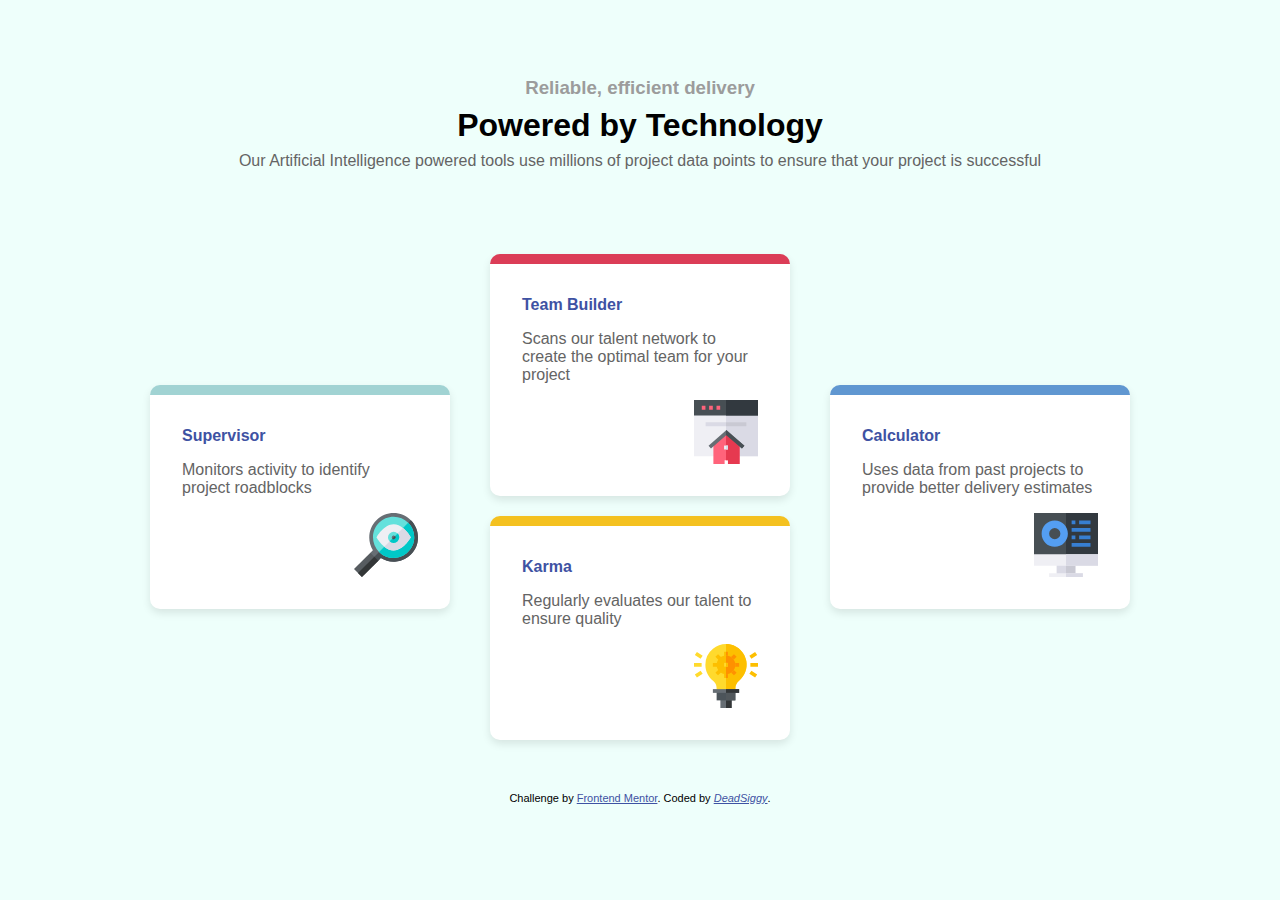
<file: four-card-feature-section-master/index.html>
<!DOCTYPE html>
<html lang="en">
<head>
  <meta charset="UTF-8">
  <meta name="viewport" content="width=device-width, initial-scale=1.0"> <!-- displays site properly based on user's device -->

  <link rel="icon" type="image/png" sizes="32x32" href="./images/favicon-32x32.png">
  
  <title>Frontend Mentor | Four card feature section</title>

  <link rel="stylesheet" href="style.css">

  <!-- Feel free to remove these styles or customise in your own stylesheet 👍 -->
  <style>
    .attribution { font-size: 11px; text-align: center; }
    .attribution a { color: hsl(228, 45%, 44%); }
  </style>
</head>
<body>
  <div class="container">
    <header class="header">
      <h3 class="subheading">Reliable, efficient delivery</h3>
      <h3 class="heading"><b>Powered by Technology</b></h3>
      <p class="description">Our Artificial Intelligence powered tools use millions of project data points 
        to ensure that your project is successful</p>
    </header>
    <div class="features">
      <div class="feature-card supervisor">
        <h4>Supervisor</h4>
        <p>Monitors activity to identify project roadblocks</p>
        <img src="images/icon-supervisor.svg" alt="icon">
      </div>

      <div class="inlineitems">
        <div class="feature-card team-builder">
          <h4>Team Builder</h4>
          <p>Scans our talent network to create the optimal team for your project</p>
          <img src="images/icon-team-builder.svg" alt="icon">
        </div>
        <div class="feature-card karma">
          <h4>Karma</h4>
          <p>Regularly evaluates our talent to ensure quality</p>
          <img src="images/icon-karma.svg" alt="icon">
        </div>
      </div>

      <div class="feature-card calculator">
        <h4>Calculator</h4>
        <p>Uses data from past projects to provide better delivery estimates</p>
        <img src="images/icon-calculator.svg" alt="icon">
      </div>
    </div>
  </div>
  
  <footer>
    <p class="attribution">
      Challenge by <a href="https://www.frontendmentor.io?ref=challenge" target="_blank">Frontend Mentor</a>. 
      Coded by <a href="https://sanketsharma.netlify.app/"><i>DeadSiggy</i></a>.
    </p>
  </footer>
</body>
</html>
</file>
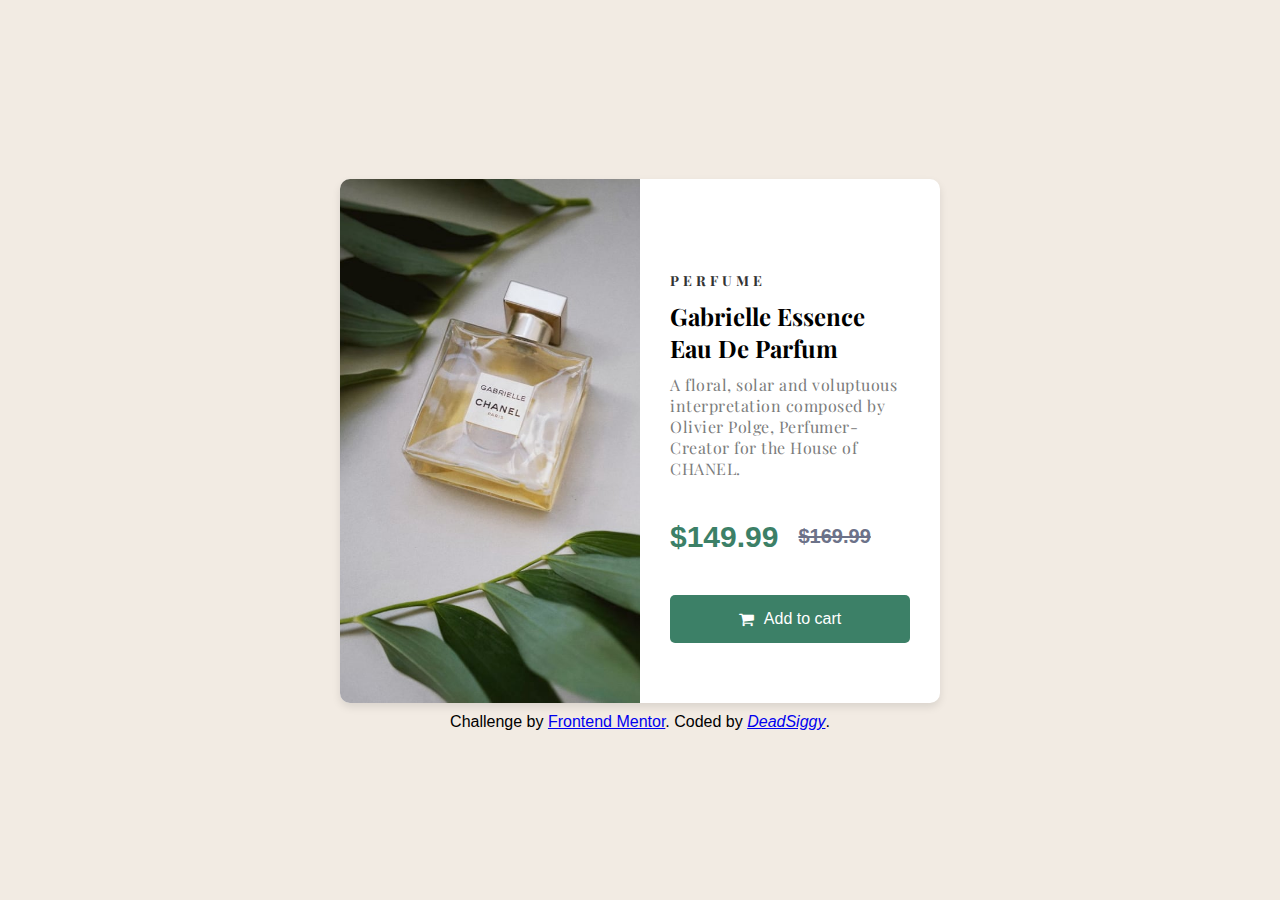
<file: product-preview-card-component-main/index.html>
<!DOCTYPE html>
<html lang="en">
<head>
  <meta charset="UTF-8">
  <meta name="viewport" content="width=device-width, initial-scale=1.0">
  <link rel="icon" type="image/png" sizes="32x32" href="./images/favicon-32x32.png">
  <title>Frontend Mentor | Product preview card component</title>

  <style>
    @import url('https://fonts.googleapis.com/css2?family=Playfair+Display:wght@400;700&display=swap');

    body {
      font-family: 'Arial', sans-serif;
      display: flex;
      justify-content: center;
      align-items: center;
      flex-direction: column;
      margin: 0;
      background-color: hsl(30, 38%, 92%);
      height: 100vh;
    }

    .container {
      background-color: white;
      border-radius: 10px;
      overflow: hidden;
      max-width: 600px;
      display: flex;
      flex-direction: row;
      box-shadow: 0 4px 8px rgba(0, 0, 0, 0.1);
      margin: 10px;
    }

    .image img {
      width: 300px;
      height: 100%;
      object-fit: cover;
      display: block;
    }

    .contents {
      padding: 30px;
      text-align: start;
      margin: 0;
      margin-top: 4vw;
    }

    .text h5 {
      color: #333;
      font-size: 14px;
      letter-spacing: 4px;
      font-weight: 700;
      text-transform: uppercase;
      font-family: 'Playfair Display', serif;
      margin: 10px 0;
    }

    .text h3 {
      font-size: 24px;
      font-weight: 900;
      margin: 10px 0;
      color: black;
      font-family: 'Playfair Display', serif;
      font-weight: 700; 
    }

    .text p {
      color: #7b7c7c;
      font-size: 16px;
      letter-spacing: 0.5px;
      margin: 0px 0;
      font-family: 'Playfair Display', serif;
    }

    .price {
      display: flex;
      align-items: center;
      justify-content: start;
      gap: 20px;
      margin: 0px 0;
      padding: 0px;
    }

    .price h3 {
      color: hsl(158, 36%, 37%);
      font-size: 30px;
    }

    .price h6 {
      color: hsl(228, 12%, 48%);
      text-decoration: line-through;
      font-size: 20px;
    }

    .btn button {
      width: 100%;
      padding: 15px;
      background-color: hsl(158, 36%, 37%);
      color: white;
      border: none;
      border-radius: 5px;
      cursor: pointer;
      font-size: 16px;
      display: flex;
      align-items: center;
      justify-content: center;
      margin-bottom: 30px;
    }

    .btn button i {
      margin-right: 10px;
    }

    @media (max-width: 540px) {
      .image img {
        height: 40vh;
        width: 100%;
      }
      .text p {
        color: #7b7c7c;
        font-size: 15px;
      }

      .price h3 {
        color: hsl(158, 36%, 37%);
        font-size: 28px;
      }

      .price h6 {
        color: hsl(228, 12%, 48%);
        text-decoration: line-through;
        font-size: 18px;
      }

      .btn {
        padding-bottom: 2vw;
      }

      .contents { 
        margin: 0px;
        padding-bottom: 2px;
      }

      .price {
        margin-bottom: 0px;
      }
      .container {
        display: flex;
        flex-direction: column;
        box-shadow: 0 4px 8px rgba(0, 0, 0, 0.1);
        margin: 10px;
      }
    }
  </style>

  <link rel="stylesheet" href="https://cdnjs.cloudflare.com/ajax/libs/font-awesome/4.7.0/css/font-awesome.min.css">
</head>
<body>
  <div class="container">
    <div class="image">
      <img src="images/image-product-desktop.jpg" alt="Perfume">
    </div>
    <div class="contents">
      <div class="text">
        <h5>PERFUME</h5>
        <h3>Gabrielle Essence Eau De Parfum</h3>
        <p>A floral, solar and voluptuous interpretation composed by Olivier Polge, Perfumer-Creator for the House of CHANEL.</p>
      </div>
      <div class="price">
        <h3>$149.99</h3>
        <h6>$169.99</h6>
      </div>
      <div class="btn">
        <button><i class="fa fa-shopping-cart"></i>Add to cart</button>
      </div>
    </div>
  </div>
  <div class="attribution">
    Challenge by <a href="https://www.frontendmentor.io?ref=challenge" target="_blank">Frontend Mentor</a>. 
    Coded by <a href="https://sanketsharma.netlify.app/"><i>DeadSiggy</i></a>.
  </div>
</body>
</html>
</file>
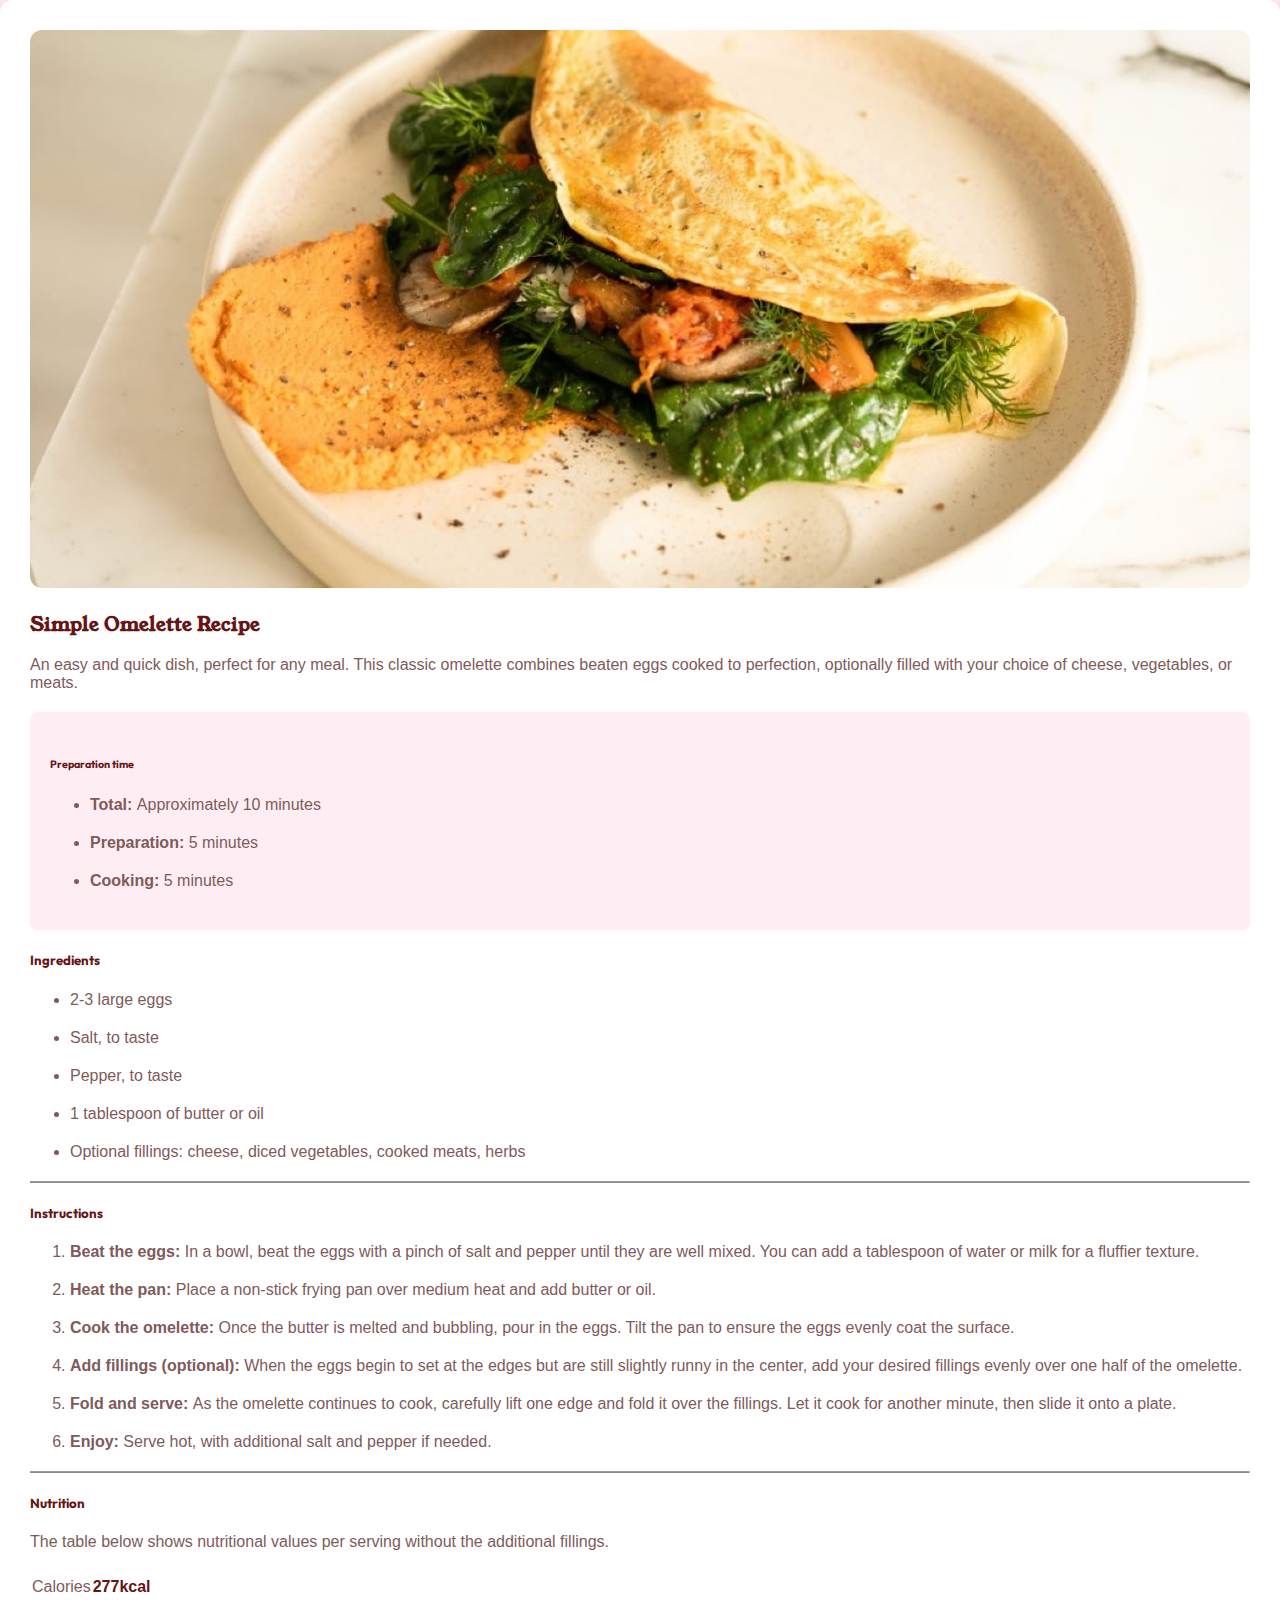
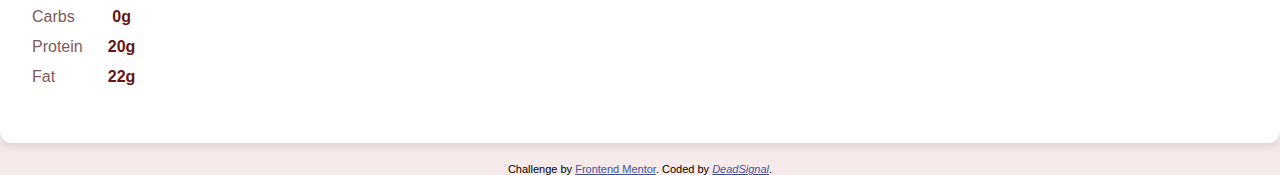
<file: recipe-page-main/index.html>
<!DOCTYPE html>
<html lang="en">
<head>
  <meta charset="UTF-8">
  <meta name="viewport" content="width=device-width, initial-scale=1.0">

  <link rel="icon" type="image/png" sizes="32x32" href="./assets/images/favicon-32x32.png">
  
  <title>Frontend Mentor | Recipe page</title>

  <link href="https://cdn.jsdelivr.net/npm/bootstrap@5.0.2/dist/css/bootstrap.min.css" rel="stylesheet" integrity="sha384-EVSTQN3/azprG1Anm3QDgpJLIm9Nao0Yz1ztcQTwFspd3yD65VohhpuuCOmLASjC" crossorigin="anonymous">

  <style>
    body {
      font-family: Arial, sans-serif;
      background-color: #F6EAEA;
      margin: 0;
      padding: 0;
      box-sizing: border-box;
    }
    .container-md {
      background-color: white;
      padding: 30px;
      border-radius: 12px;
      box-shadow: 0 4px 8px rgba(0, 0, 0, 0.1);
    }
    .attribution { 
      font-size: 11px; 
      text-align: center; 
      margin-top: 20px;
    }
    .attribution a { 
      color: hsl(228, 45%, 44%); 
    }
    img {
      width: 100%;
      border-radius: 12px;
    }
    .recipe-section {
      margin-bottom: 20px;
    }
    .recipe {
      background-color: #FEEEF3;
      padding: 20px;
      border-radius: 8px;
      margin-bottom: 20px;
    }
    p, li, td {
      color: #805A5A; 
      margin-bottom: 20px;
    }
    th {
      color: #661414; 
    }
    h3, h5, h6 {
      color: #661414; 
    }
    h3 {
      font-family: 'YoungSerif-Regular', serif;
    }
    h5, h6 {
      font-family: 'Outfit-Bold', sans-serif;
    }
    .nutrition-table td, .nutrition-table th {
      border: none;
      padding: 5px 0;
    }

    @media (max-width: 767.98px) {
      .container-md {
        padding: 20px;
      }
    }

    @font-face {
      font-family: Outfit-Black;
      src: url(assets/fonts/outfit/static/Outfit-Black.ttf);
    }
    @font-face {
      font-family: Outfit-Bold;
      src: url(assets/fonts/outfit/static/Outfit-Bold.ttf);
    }
    @font-face {
      font-family: Outfit-Regular;
      src: url(assets/fonts/outfit/static/Outfit-Regular.ttf);
    }
    @font-face {
      font-family: Outfit-Light;
      src: url(assets/fonts/outfit/static/Outfit-Light.ttf);
    }
    @font-face {
      font-family: YoungSerif-Regular;
      src: url(assets/fonts/young-serif/YoungSerif-Regular.ttf);
    }
  </style>
</head>
<body>
  <section>
    <div class="container-md mx-auto my-5">
      <img src="assets/images/image-omelette.jpeg" alt="Simple Omelette">
      <h3 class="mt-4">Simple Omelette Recipe</h3>
      <p>An easy and quick dish, perfect for any meal. This classic omelette combines beaten eggs cooked 
        to perfection, optionally filled with your choice of cheese, vegetables, or meats.</p>

      <div class="recipe">
        <h6>Preparation time</h6>
        <ul>
          <li><b>Total: </b>Approximately 10 minutes</li>
          <li><b>Preparation: </b>5 minutes</li>
          <li><b>Cooking: </b>5 minutes</li>
        </ul>
      </div>

      <div class="recipe-section">
        <h5>Ingredients</h5>
        <ul>
          <li>2-3 large eggs</li>
          <li>Salt, to taste</li>
          <li>Pepper, to taste</li>
          <li>1 tablespoon of butter or oil</li>
          <li>Optional fillings: cheese, diced vegetables, cooked meats, herbs</li>
        </ul>
      </div>

      <hr style="border-bottom: 1px solid #888;">

      <div class="recipe-section">
        <h5>Instructions</h5>
        <ol>
          <li><b>Beat the eggs: </b>In a bowl, beat the eggs with a pinch of salt and pepper until they are well mixed. 
            You can add a tablespoon of water or milk for a fluffier texture.</li>
          <li><b>Heat the pan: </b>Place a non-stick frying pan over medium heat and add butter or oil.</li>
          <li><b>Cook the omelette: </b>Once the butter is melted and bubbling, pour in the eggs. Tilt the pan to ensure 
            the eggs evenly coat the surface.</li>
          <li><b>Add fillings (optional): </b>When the eggs begin to set at the edges but are still slightly runny in the center, add your desired fillings evenly over one half of the omelette.</li>
          <li><b>Fold and serve: </b>As the omelette continues to cook, carefully lift one edge and fold it over the 
            fillings. Let it cook for another minute, then slide it onto a plate.</li>
          <li><b>Enjoy: </b>Serve hot, with additional salt and pepper if needed.</li>
        </ol>
      </div>

      <hr style="border-bottom: 1px solid #888;">

      <div class="recipe-section">
        <h5>Nutrition</h5>
        <p>The table below shows nutritional values per serving without the additional fillings.</p>
        <table class="table nutrition-table">
          <tbody>
            <tr>
              <td>Calories</td>
              <th>277kcal</th>
            </tr>
            <tr>
              <td>Carbs</td>
              <th>0g</th>
            </tr>
            <tr>
              <td>Protein</td>
              <th>20g</th>
            </tr>
            <tr>
              <td>Fat</td>
              <th>22g</th>
            </tr>
          </tbody>
        </table>
      </div>
    </div>
  </section>

  <div class="attribution">
    Challenge by <a href="https://www.frontendmentor.io?ref=challenge" target="_blank">Frontend Mentor</a>. 
    Coded by <a href="https://sanketsharma.netlify.app/"><i>DeadSignal</i></a>.
  </div>
</body>
</html>
</file>
<file: four-card-feature-section-master/style.css>
* {
    background-color: rgb(238, 255, 251);
    font-family: sans-serif;
    box-sizing: border-box;
    margin: 0;
    padding: 0;
}

.container {
    text-align: center;
    margin-top: 6vw;
    padding: 0 2rem;
}

.header {
    margin-bottom: 4rem;
}

.subheading {
    font-weight: 700;
    color: rgb(156, 156, 156);
}

.heading {
    margin: 0.5rem 0;
    font-size: 2rem;
    color: black;
}

.description {
    color: rgb(100, 100, 100);
}

.features {
    display: flex;
    justify-content: center;
    align-items: center;
    flex-wrap: wrap;
}

.feature-card {
    background: white;
    border-radius: 10px;
    box-shadow: 0 4px 8px rgba(0,0,0,0.1);
    padding: 2rem;
    text-align: left;
    margin: 20px;
    max-width: 300px;
    display: grid;
    grid-template-areas: 
        "title title"
        "description description"
        "footer last";
    gap: 1rem;
}

.feature-card h4 {
    background: white;
    margin: 0;
    color: hsl(228, 45%, 44%);
    grid-area: title;
}

.feature-card p {
    background: white;
    color: rgb(100, 100, 100);
    grid-area: description;
}

.feature-card img {
    grid-area: last;
    background: white;
    color: rgb(100, 100, 100);
}

.attribution {
    font-size: 20px;
    text-align: center;
    margin: 2rem;
}

.attribution a {
    color: hsl(228, 45%, 44%);
}

.supervisor {
    border-top: 10px solid rgb(161, 211, 211);
}

.team-builder {
    border-top: 10px solid #db3d57;
}

.karma {
    border-top: 10px solid rgb(244, 193, 32);
}

.calculator {
    border-top: 10px solid rgb(96, 151, 209);
}
</file>
